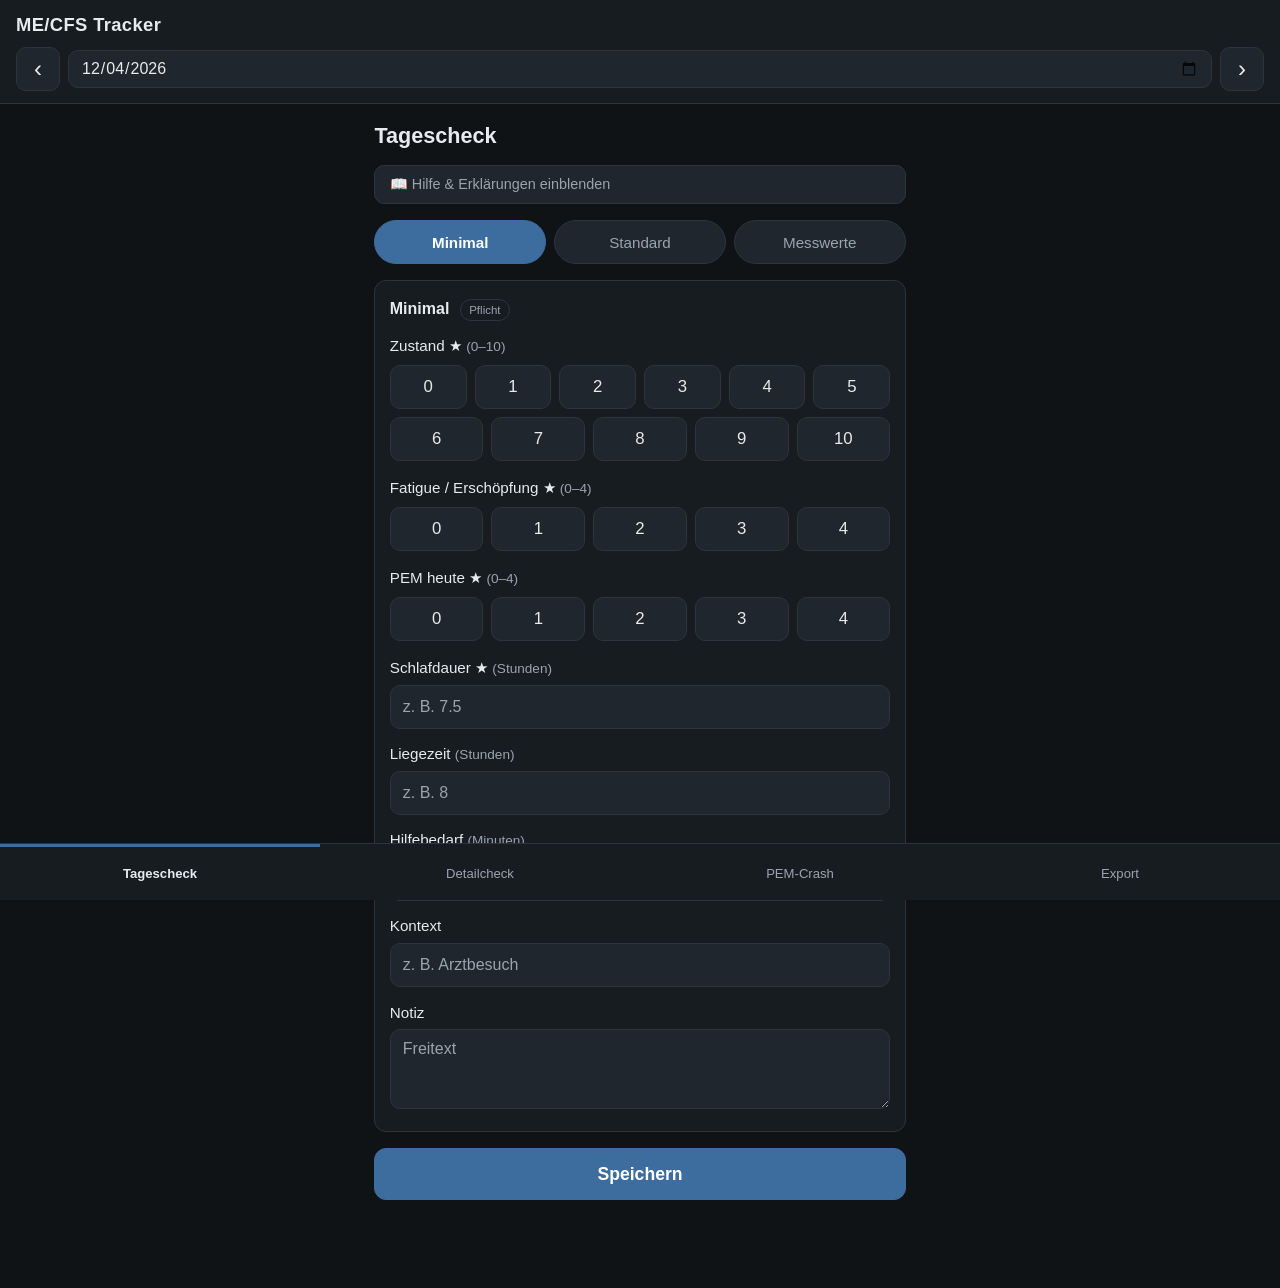
<file: index.html>
<!DOCTYPE html>
<html lang="de">
<head>
  <meta charset="UTF-8">
  <meta name="viewport" content="width=device-width, initial-scale=1.0, viewport-fit=cover">
  <meta name="theme-color" content="#101316">
  <meta name="app-version" content="v9.4.1">
  <meta name="description" content="ME/CFS Symptom-Tracker – offlinefähige PWA zur täglichen Dokumentation">
  <title>ME/CFS Symptom-Tracker</title>
  <link rel="stylesheet" href="style.css">
  <link rel="manifest" href="manifest.json">
  <link rel="icon" type="image/svg+xml" href="icon.svg">
  <link rel="apple-touch-icon" href="icons/icon-192.png">
  <meta name="apple-mobile-web-app-capable" content="yes">
  <meta name="apple-mobile-web-app-status-bar-style" content="black">
  <meta name="apple-mobile-web-app-title" content="ME/CFS Tracker">
</head>
<body>
  <div id="save-status" class="sr-only" aria-live="polite"></div>

  <header class="app-header">
    <h1 class="app-title">ME/CFS Tracker</h1>
    <div class="date-nav">
      <button type="button" id="btn-prev-day" class="date-nav-btn" aria-label="Vorheriger Tag">‹</button>
      <input type="date" id="date-picker" class="app-date-picker date-nav-input">
      <button type="button" id="btn-next-day" class="date-nav-btn" aria-label="Nächster Tag">›</button>
    </div>
  </header>

  <main class="app-main">

    <!-- ===================== TAGESCHECK ===================== -->
    <section id="view-tagescheck" class="view is-active">
      <h2 class="view-title">Tagescheck</h2>

      <details class="help-box">
        <summary class="help-summary">📖 Hilfe & Erklärungen einblenden</summary>
        <div class="help-content">
          <p><strong>Die 0-4 Skala:</strong> 0 = Nicht vorhanden, 1 = Leicht (kaum Einschränkung), 2 = Mittel (Pause nötig), 3 = Schwer (stark reduziert), 4 = Sehr schwer (Aktivität unmöglich).</p>
          <p><strong>Ausnahmen:</strong> Beim Zustand (0-10) und der Bell-Skala (0-100) bedeuten <em>höhere</em> Werte einen <em>besseren</em> Zustand (volle Energie).</p>
          <p><strong>Fatigue vs. PEM:</strong> <em>Fatigue</em> ist die bleierne Grunderschöpfung. <em>PEM</em> (Post-Exertional Malaise) ist der Absturz nach einer physischen oder kognitiven Überlastung.</p>
          <p><strong>★:</strong> Diese Werte fließen in die Crash-Risiko-Einschätzung der Auswertungs-App ein.</p>
        </div>
      </details>

      <div class="pem-tabs">
        <button type="button" id="tab-tagescheck-minimal" class="pem-tab is-active">Minimal</button>
        <button type="button" id="tab-tagescheck-standard" class="pem-tab">Standard</button>
        <button type="button" id="tab-tagescheck-messwerte" class="pem-tab">Messwerte</button>
      </div>

      <div id="tagescheck-minimal-view">
      <div class="block">
        <h3 class="block-title">Minimal <span class="block-badge">Pflicht</span></h3>

        <fieldset class="scale-group">
          <legend>Zustand <span class="risk-star">★</span> <span class="scale-hint">(0–10)</span></legend>
          <div class="scale-rows">
            <div class="scale-options">
              <label class="scale-option"><input type="radio" name="zustand_0_10" value="0"><span>0</span></label>
              <label class="scale-option"><input type="radio" name="zustand_0_10" value="1"><span>1</span></label>
              <label class="scale-option"><input type="radio" name="zustand_0_10" value="2"><span>2</span></label>
              <label class="scale-option"><input type="radio" name="zustand_0_10" value="3"><span>3</span></label>
              <label class="scale-option"><input type="radio" name="zustand_0_10" value="4"><span>4</span></label>
              <label class="scale-option"><input type="radio" name="zustand_0_10" value="5"><span>5</span></label>
            </div>
            <div class="scale-options">
              <label class="scale-option"><input type="radio" name="zustand_0_10" value="6"><span>6</span></label>
              <label class="scale-option"><input type="radio" name="zustand_0_10" value="7"><span>7</span></label>
              <label class="scale-option"><input type="radio" name="zustand_0_10" value="8"><span>8</span></label>
              <label class="scale-option"><input type="radio" name="zustand_0_10" value="9"><span>9</span></label>
              <label class="scale-option"><input type="radio" name="zustand_0_10" value="10"><span>10</span></label>
            </div>
          </div>
        </fieldset>

        <fieldset class="scale-group">
          <legend>Fatigue / Erschöpfung <span class="risk-star">★</span> <span class="scale-hint">(0–4)</span></legend>
          <div class="scale-options">
            <label class="scale-option"><input type="radio" name="fatigue_0_4" value="0"><span>0</span></label>
            <label class="scale-option"><input type="radio" name="fatigue_0_4" value="1"><span>1</span></label>
            <label class="scale-option"><input type="radio" name="fatigue_0_4" value="2"><span>2</span></label>
            <label class="scale-option"><input type="radio" name="fatigue_0_4" value="3"><span>3</span></label>
            <label class="scale-option"><input type="radio" name="fatigue_0_4" value="4"><span>4</span></label>
          </div>
        </fieldset>

        <fieldset class="scale-group">
          <legend>PEM heute <span class="risk-star">★</span> <span class="scale-hint">(0–4)</span></legend>
          <div class="scale-options">
            <label class="scale-option"><input type="radio" name="pem_heute_0_4" value="0"><span>0</span></label>
            <label class="scale-option"><input type="radio" name="pem_heute_0_4" value="1"><span>1</span></label>
            <label class="scale-option"><input type="radio" name="pem_heute_0_4" value="2"><span>2</span></label>
            <label class="scale-option"><input type="radio" name="pem_heute_0_4" value="3"><span>3</span></label>
            <label class="scale-option"><input type="radio" name="pem_heute_0_4" value="4"><span>4</span></label>
          </div>
        </fieldset>

        <div class="field">
          <label class="field-label" for="schlafdauer_h">Schlafdauer <span class="risk-star">★</span> <span class="field-unit">(Stunden)</span></label>
          <input class="field-input" type="number" id="schlafdauer_h" name="schlafdauer_h" inputmode="decimal" step="0.25" min="0" max="24" placeholder="z. B. 7.5" autocomplete="off">
        </div>

        <div class="field">
          <label class="field-label" for="liegezeit_h">Liegezeit <span class="field-unit">(Stunden)</span></label>
          <input class="field-input" type="number" id="liegezeit_h" name="liegezeit_h" inputmode="decimal" step="0.5" min="0" max="24" placeholder="z. B. 8" autocomplete="off">
        </div>

        <div class="field">
          <label class="field-label" for="hilfebedarf_min">Hilfebedarf <span class="field-unit">(Minuten)</span></label>
          <input class="field-input" type="number" id="hilfebedarf_min" name="hilfebedarf_min" inputmode="numeric" step="1" min="0" placeholder="z. B. 30" autocomplete="off">
        </div>

        <div class="field">
          <label class="field-label" for="kontext">Kontext</label>
          <input class="field-input" type="text" id="kontext" name="kontext" placeholder="z. B. Arztbesuch" autocomplete="off">
        </div>

        <div class="field">
          <label class="field-label" for="notiz">Notiz</label>
          <textarea class="field-input field-input--textarea" id="notiz" name="notiz" rows="3" placeholder="Freitext" autocomplete="off"></textarea>
        </div>
      </div>
      </div>

      <div id="tagescheck-standard-view" style="display: none;">
      <div class="block">
        <h3 class="block-title">Standard <span class="block-badge">optional</span></h3>

        <fieldset class="scale-group">
          <legend>Schlafqualität <span class="risk-star">★</span> <span class="scale-hint">(0–4)</span></legend>
          <div class="scale-options">
            <label class="scale-option"><input type="radio" name="schlafqualitaet_0_4" value="0"><span>0</span></label>
            <label class="scale-option"><input type="radio" name="schlafqualitaet_0_4" value="1"><span>1</span></label>
            <label class="scale-option"><input type="radio" name="schlafqualitaet_0_4" value="2"><span>2</span></label>
            <label class="scale-option"><input type="radio" name="schlafqualitaet_0_4" value="3"><span>3</span></label>
            <label class="scale-option"><input type="radio" name="schlafqualitaet_0_4" value="4"><span>4</span></label>
          </div>
        </fieldset>

        <fieldset class="scale-group">
          <legend>Belastung körperlich <span class="risk-star">★</span> <span class="scale-hint">(0–4)</span></legend>
          <div class="scale-options">
            <label class="scale-option"><input type="radio" name="belastung_koerperlich_0_4" value="0"><span>0</span></label>
            <label class="scale-option"><input type="radio" name="belastung_koerperlich_0_4" value="1"><span>1</span></label>
            <label class="scale-option"><input type="radio" name="belastung_koerperlich_0_4" value="2"><span>2</span></label>
            <label class="scale-option"><input type="radio" name="belastung_koerperlich_0_4" value="3"><span>3</span></label>
            <label class="scale-option"><input type="radio" name="belastung_koerperlich_0_4" value="4"><span>4</span></label>
          </div>
        </fieldset>

        <fieldset class="scale-group">
          <legend>Belastung kognitiv <span class="risk-star">★</span> <span class="scale-hint">(0–4)</span></legend>
          <div class="scale-options">
            <label class="scale-option"><input type="radio" name="belastung_kognitiv_0_4" value="0"><span>0</span></label>
            <label class="scale-option"><input type="radio" name="belastung_kognitiv_0_4" value="1"><span>1</span></label>
            <label class="scale-option"><input type="radio" name="belastung_kognitiv_0_4" value="2"><span>2</span></label>
            <label class="scale-option"><input type="radio" name="belastung_kognitiv_0_4" value="3"><span>3</span></label>
            <label class="scale-option"><input type="radio" name="belastung_kognitiv_0_4" value="4"><span>4</span></label>
          </div>
        </fieldset>

        <fieldset class="scale-group">
          <legend>Belastung Reize <span class="risk-star">★</span> <span class="scale-hint">(0–4)</span></legend>
          <div class="scale-options">
            <label class="scale-option"><input type="radio" name="belastung_reiz_0_4" value="0"><span>0</span></label>
            <label class="scale-option"><input type="radio" name="belastung_reiz_0_4" value="1"><span>1</span></label>
            <label class="scale-option"><input type="radio" name="belastung_reiz_0_4" value="2"><span>2</span></label>
            <label class="scale-option"><input type="radio" name="belastung_reiz_0_4" value="3"><span>3</span></label>
            <label class="scale-option"><input type="radio" name="belastung_reiz_0_4" value="4"><span>4</span></label>
          </div>
        </fieldset>

        <fieldset class="scale-group">
          <legend>Pacing <span class="scale-hint">(0–4)</span></legend>
          <div class="scale-options">
            <label class="scale-option"><input type="radio" name="pacing_0_4" value="0"><span>0</span></label>
            <label class="scale-option"><input type="radio" name="pacing_0_4" value="1"><span>1</span></label>
            <label class="scale-option"><input type="radio" name="pacing_0_4" value="2"><span>2</span></label>
            <label class="scale-option"><input type="radio" name="pacing_0_4" value="3"><span>3</span></label>
            <label class="scale-option"><input type="radio" name="pacing_0_4" value="4"><span>4</span></label>
          </div>
        </fieldset>

        <fieldset class="scale-group">
          <legend>Arbeitsfähigkeit <span class="scale-hint">(0–4)</span></legend>
          <div class="scale-options">
            <label class="scale-option"><input type="radio" name="arbeitsfaehigkeit_0_4" value="0"><span>0</span></label>
            <label class="scale-option"><input type="radio" name="arbeitsfaehigkeit_0_4" value="1"><span>1</span></label>
            <label class="scale-option"><input type="radio" name="arbeitsfaehigkeit_0_4" value="2"><span>2</span></label>
            <label class="scale-option"><input type="radio" name="arbeitsfaehigkeit_0_4" value="3"><span>3</span></label>
            <label class="scale-option"><input type="radio" name="arbeitsfaehigkeit_0_4" value="4"><span>4</span></label>
          </div>
        </fieldset>

        <fieldset class="scale-group">
          <legend>Teilhabe <span class="scale-hint">(0–4)</span></legend>
          <div class="scale-options">
            <label class="scale-option"><input type="radio" name="teilhabe_0_4" value="0"><span>0</span></label>
            <label class="scale-option"><input type="radio" name="teilhabe_0_4" value="1"><span>1</span></label>
            <label class="scale-option"><input type="radio" name="teilhabe_0_4" value="2"><span>2</span></label>
            <label class="scale-option"><input type="radio" name="teilhabe_0_4" value="3"><span>3</span></label>
            <label class="scale-option"><input type="radio" name="teilhabe_0_4" value="4"><span>4</span></label>
          </div>
        </fieldset>

        <div class="field">
          <label class="field-label" for="bell_0_100">Bell-Selbsteinschätzung <span class="risk-star">★</span> <span class="field-unit">(0–100)</span></label>
          <input class="field-input" type="number" id="bell_0_100" name="bell_0_100" inputmode="numeric" step="10" min="0" max="100" placeholder="z. B. 30" autocomplete="off">
        </div>
      </div>
      </div>

      <div id="tagescheck-messwerte-view" style="display: none;">
      <div class="block">
        <h3 class="block-title">Messwerte <span class="block-badge">optional</span></h3>

        <div class="field">
          <label class="field-label" for="puls_ruhe">Ruhepuls <span class="risk-star">★</span> <span class="field-unit">(bpm)</span></label>
          <input class="field-input" type="number" id="puls_ruhe" name="puls_ruhe" inputmode="numeric" step="1" min="0" max="250" placeholder="z. B. 68, morgens" autocomplete="off">
        </div>

        <div class="field">
          <label class="field-label" for="hrv">Herzfrequenz-Variabilität (HRV) <span class="risk-star">★</span> <span class="field-unit">(ms)</span></label>
          <input class="field-input" type="number" id="hrv" name="hrv" inputmode="decimal" step="0.1" min="0" placeholder="z. B. 42" autocomplete="off">
        </div>

        <div class="field">
          <label class="field-label" for="schritte">Schritte</label>
          <input class="field-input" type="number" id="schritte" name="schritte" inputmode="numeric" step="1" min="0" placeholder="z. B. 3000" autocomplete="off">
        </div>

        <div class="field">
          <label class="field-label" for="puls_avg">Puls Durchschnitt <span class="field-unit">(bpm)</span></label>
          <input class="field-input" type="number" id="puls_avg" name="puls_avg" inputmode="numeric" step="1" min="0" max="250" placeholder="z. B. 78" autocomplete="off">
        </div>

        <div class="field">
          <label class="field-label" for="puls_max">Puls Maximum <span class="field-unit">(bpm)</span></label>
          <input class="field-input" type="number" id="puls_max" name="puls_max" inputmode="numeric" step="1" min="0" max="250" placeholder="z. B. 120" autocomplete="off">
        </div>

        <div class="field">
          <label class="field-label" for="spo2">Sauerstoffsättigung (SpO₂) <span class="field-unit">(%)</span></label>
          <input class="field-input" type="number" id="spo2" name="spo2" inputmode="numeric" step="1" min="0" max="100" placeholder="z. B. 97" autocomplete="off">
        </div>

        <div class="field">
          <label class="field-label" for="atemfrequenz">Atemfrequenz <span class="field-unit">(1/min)</span></label>
          <input class="field-input" type="number" id="atemfrequenz" name="atemfrequenz" inputmode="numeric" step="1" min="0" max="60" placeholder="z. B. 14" autocomplete="off">
        </div>

        <div class="field">
          <label class="field-label" for="temperatur">Körpertemperatur <span class="field-unit">(°C)</span></label>
          <input class="field-input" type="number" id="temperatur" name="temperatur" inputmode="decimal" step="0.1" min="0" max="45" placeholder="z. B. 36.6" autocomplete="off">
        </div>

        <div class="field">
          <label class="field-label" for="blutdruck_sys">Blutdruck systolisch <span class="field-unit">(mmHg)</span></label>
          <input class="field-input" type="number" id="blutdruck_sys" name="blutdruck_sys" inputmode="numeric" step="1" min="0" max="300" placeholder="z. B. 120" autocomplete="off">
        </div>

        <div class="field">
          <label class="field-label" for="blutdruck_dia">Blutdruck diastolisch <span class="field-unit">(mmHg)</span></label>
          <input class="field-input" type="number" id="blutdruck_dia" name="blutdruck_dia" inputmode="numeric" step="1" min="0" max="200" placeholder="z. B. 80" autocomplete="off">
        </div>

        <div class="field">
          <label class="field-label" for="gewicht">Gewicht <span class="field-unit">(kg)</span></label>
          <input class="field-input" type="number" id="gewicht" name="gewicht" inputmode="decimal" step="0.1" min="0" max="500" placeholder="z. B. 72.5" autocomplete="off">
        </div>
      </div>
      </div>

      <button type="button" class="btn-save" id="btn-save-tagescheck">Speichern</button>
    </section>

    <!-- ===================== PEM-CRASH ===================== -->
    <section id="view-pem-crash" class="view">
      <h2 class="view-title">PEM-Crash</h2>

      <details class="help-box">
        <summary class="help-summary">📖 Hilfe zur Crash-Dokumentation</summary>
        <div class="help-content">
          <p><strong>Das Akut-Prinzip:</strong> Dieser Tab ist kein normales Tagebuch, sondern ein Notfall-Logbuch.</p>
          <p><strong>1. Im Crash (Akut):</strong> Drücke am Tag des Crash-Beginns nur den "Crash-Beginn jetzt eintragen"-Button. Trage optional ein kurzes Stichwort zum Auslöser ein. Speichern und Handy weglegen.</p>
          <p><strong>2. Nach dem Crash (Auswertung):</strong> Wenn sich der Nebel Tage später lichtet, nutze den Datums-Wähler ganz oben, um zum Tag des Crashs zurückzureisen. Wechsle auf den Tab "Auswertung" und trage in Ruhe das Belastungsdatum, die Dauer und die Symptomzunahmen nach.</p>
        </div>
      </details>

      <div class="pem-tabs">
        <button type="button" id="tab-pem-ausloeser" class="pem-tab is-active">Akut</button>
        <button type="button" id="tab-pem-verlauf" class="pem-tab">Auswertung</button>
      </div>

      <div id="pem-ausloeser-view">
        <div class="block">
          <button type="button" id="btn-akut-time" class="btn-save" style="margin-bottom: 1rem; background: var(--bg-input); border-color: var(--border); color: var(--text);">⚡ Crash-Beginn jetzt eintragen</button>

          <div class="field">
            <label class="field-label" for="pem_ausloeser">Uhrzeit &amp; Kurznotiz (Vermuteter Auslöser)</label>
            <input class="field-input" type="text" id="pem_ausloeser" name="pem_ausloeser" placeholder="z. B. Spaziergang, Arztbesuch" autocomplete="off">
          </div>
        </div>
      </div>

      <div id="pem-verlauf-view" style="display: none;">
        <div class="block">
          <div class="field">
            <label class="field-label" for="pem_belastungsdatum">Datum der vermuteten Belastung</label>
            <input class="field-input" type="date" id="pem_belastungsdatum" name="pem_belastungsdatum" autocomplete="off">
          </div>

          <div class="field">
            <label class="field-label" for="pem_verzoegerung_h">Verzögerung bis Crash <span class="field-unit">(Stunden)</span></label>
            <input class="field-input" type="number" id="pem_verzoegerung_h" name="pem_verzoegerung_h" inputmode="numeric" step="1" min="0" placeholder="z. B. 24" autocomplete="off">
          </div>
        </div>

        <div class="block">
          <div class="field">
            <label class="field-label" for="pem_dauer_h">Bisherige Dauer <span class="field-unit">(Stunden)</span></label>
            <input class="field-input" type="number" id="pem_dauer_h" name="pem_dauer_h" inputmode="numeric" step="1" min="0" placeholder="z. B. 36" autocomplete="off">
          </div>
        </div>

        <div class="block">
          <h3 class="block-title">Verlauf</h3>

          <fieldset class="scale-group">
            <legend>Gesamtschwere <span class="scale-hint">(0–4)</span></legend>
            <div class="scale-options">
              <label class="scale-option"><input type="radio" name="pem_gesamt_0_4" value="0"><span>0</span></label>
              <label class="scale-option"><input type="radio" name="pem_gesamt_0_4" value="1"><span>1</span></label>
              <label class="scale-option"><input type="radio" name="pem_gesamt_0_4" value="2"><span>2</span></label>
              <label class="scale-option"><input type="radio" name="pem_gesamt_0_4" value="3"><span>3</span></label>
              <label class="scale-option"><input type="radio" name="pem_gesamt_0_4" value="4"><span>4</span></label>
            </div>
          </fieldset>

          <fieldset class="scale-group">
            <legend>Erholungsdauer gefühlt <span class="scale-hint">(0–4)</span></legend>
            <div class="scale-options">
              <label class="scale-option"><input type="radio" name="pem_erholung_0_4" value="0"><span>0</span></label>
              <label class="scale-option"><input type="radio" name="pem_erholung_0_4" value="1"><span>1</span></label>
              <label class="scale-option"><input type="radio" name="pem_erholung_0_4" value="2"><span>2</span></label>
              <label class="scale-option"><input type="radio" name="pem_erholung_0_4" value="3"><span>3</span></label>
              <label class="scale-option"><input type="radio" name="pem_erholung_0_4" value="4"><span>4</span></label>
            </div>
          </fieldset>

          <fieldset class="scale-group">
            <legend>Zunahme: Fatigue <span class="scale-hint">(0–4)</span></legend>
            <div class="scale-options">
              <label class="scale-option"><input type="radio" name="pem_fatigue_0_4" value="0"><span>0</span></label>
              <label class="scale-option"><input type="radio" name="pem_fatigue_0_4" value="1"><span>1</span></label>
              <label class="scale-option"><input type="radio" name="pem_fatigue_0_4" value="2"><span>2</span></label>
              <label class="scale-option"><input type="radio" name="pem_fatigue_0_4" value="3"><span>3</span></label>
              <label class="scale-option"><input type="radio" name="pem_fatigue_0_4" value="4"><span>4</span></label>
            </div>
          </fieldset>

          <fieldset class="scale-group">
            <legend>Zunahme: Kognition/Brain Fog <span class="scale-hint">(0–4)</span></legend>
            <div class="scale-options">
              <label class="scale-option"><input type="radio" name="pem_kognition_0_4" value="0"><span>0</span></label>
              <label class="scale-option"><input type="radio" name="pem_kognition_0_4" value="1"><span>1</span></label>
              <label class="scale-option"><input type="radio" name="pem_kognition_0_4" value="2"><span>2</span></label>
              <label class="scale-option"><input type="radio" name="pem_kognition_0_4" value="3"><span>3</span></label>
              <label class="scale-option"><input type="radio" name="pem_kognition_0_4" value="4"><span>4</span></label>
            </div>
          </fieldset>

          <fieldset class="scale-group">
            <legend>Zunahme: Schmerzen <span class="scale-hint">(0–4)</span></legend>
            <div class="scale-options">
              <label class="scale-option"><input type="radio" name="pem_schmerz_0_4" value="0"><span>0</span></label>
              <label class="scale-option"><input type="radio" name="pem_schmerz_0_4" value="1"><span>1</span></label>
              <label class="scale-option"><input type="radio" name="pem_schmerz_0_4" value="2"><span>2</span></label>
              <label class="scale-option"><input type="radio" name="pem_schmerz_0_4" value="3"><span>3</span></label>
              <label class="scale-option"><input type="radio" name="pem_schmerz_0_4" value="4"><span>4</span></label>
            </div>
          </fieldset>

          <fieldset class="scale-group">
            <legend>Zunahme: Krankheitsgefühl <span class="scale-hint">(0–4)</span></legend>
            <div class="scale-options">
              <label class="scale-option"><input type="radio" name="pem_grippe_0_4" value="0"><span>0</span></label>
              <label class="scale-option"><input type="radio" name="pem_grippe_0_4" value="1"><span>1</span></label>
              <label class="scale-option"><input type="radio" name="pem_grippe_0_4" value="2"><span>2</span></label>
              <label class="scale-option"><input type="radio" name="pem_grippe_0_4" value="3"><span>3</span></label>
              <label class="scale-option"><input type="radio" name="pem_grippe_0_4" value="4"><span>4</span></label>
            </div>
          </fieldset>
        </div>

        <div class="block">
          <div class="field">
            <label class="field-label" for="pem_symptome">Stärkste Symptomzunahme &amp; Funktionsverlust</label>
            <textarea class="field-input field-input--textarea" id="pem_symptome" name="pem_symptome" rows="3" placeholder="Freitext" autocomplete="off"></textarea>
          </div>
        </div>
      </div>

      <button type="button" class="btn-save" id="btn-save-pem">Speichern</button>
    </section>

    <!-- ===================== DETAILCHECK ===================== -->
    <section id="view-detailcheck" class="view">
      <h2 class="view-title">Detailcheck</h2>

      <details class="help-box">
        <summary class="help-summary">📖 Hilfe zum Detailcheck</summary>
        <div class="help-content">
          <p><strong>Nutzung:</strong> Nutze diesen Tab an guten Tagen oder vor Arztbesuchen/Gutachten. An schlechten Tagen kannst du ihn komplett ignorieren.</p>
          <p>Alle Felder nutzen die einheitliche Skala (0 = keine Beschwerden, 4 = extreme Beschwerden / völliger Funktionsverlust).</p>
          <p><strong>Basis & Spezifisch:</strong> Detaillierte medizinische Parameter und Begleiterscheinungen (Dysautonomie, MCAS, Neurokognitiv).</p>
          <p><strong>Funktion:</strong> Sehr wichtig für Pflegegeld oder GdB. Bewertet den Grad der Hilfebedürftigkeit im Alltag.</p>
        </div>
      </details>

      <div class="pem-tabs">
        <button type="button" id="tab-detail-basis" class="pem-tab is-active">Basis</button>
        <button type="button" id="tab-detail-spezifisch" class="pem-tab">Spezifisch</button>
        <button type="button" id="tab-detail-funktion" class="pem-tab">Funktion</button>
      </div>

      <div id="detail-basis-view">
      <div class="block">
        <h3 class="block-title">Schmerzen</h3>

        <fieldset class="scale-group">
          <legend>Muskelschmerz <span class="scale-hint">(0–4)</span></legend>
          <div class="scale-options">
            <label class="scale-option"><input type="radio" name="schmerz_muskel" value="0"><span>0</span></label>
            <label class="scale-option"><input type="radio" name="schmerz_muskel" value="1"><span>1</span></label>
            <label class="scale-option"><input type="radio" name="schmerz_muskel" value="2"><span>2</span></label>
            <label class="scale-option"><input type="radio" name="schmerz_muskel" value="3"><span>3</span></label>
            <label class="scale-option"><input type="radio" name="schmerz_muskel" value="4"><span>4</span></label>
          </div>
        </fieldset>

        <fieldset class="scale-group">
          <legend>Gelenkschmerz <span class="scale-hint">(0–4)</span></legend>
          <div class="scale-options">
            <label class="scale-option"><input type="radio" name="schmerz_gelenk" value="0"><span>0</span></label>
            <label class="scale-option"><input type="radio" name="schmerz_gelenk" value="1"><span>1</span></label>
            <label class="scale-option"><input type="radio" name="schmerz_gelenk" value="2"><span>2</span></label>
            <label class="scale-option"><input type="radio" name="schmerz_gelenk" value="3"><span>3</span></label>
            <label class="scale-option"><input type="radio" name="schmerz_gelenk" value="4"><span>4</span></label>
          </div>
        </fieldset>

        <fieldset class="scale-group">
          <legend>Kopfschmerz <span class="scale-hint">(0–4)</span></legend>
          <div class="scale-options">
            <label class="scale-option"><input type="radio" name="schmerz_kopf" value="0"><span>0</span></label>
            <label class="scale-option"><input type="radio" name="schmerz_kopf" value="1"><span>1</span></label>
            <label class="scale-option"><input type="radio" name="schmerz_kopf" value="2"><span>2</span></label>
            <label class="scale-option"><input type="radio" name="schmerz_kopf" value="3"><span>3</span></label>
            <label class="scale-option"><input type="radio" name="schmerz_kopf" value="4"><span>4</span></label>
          </div>
        </fieldset>

        <fieldset class="scale-group">
          <legend>Neuropathisch/Brennend <span class="scale-hint">(0–4)</span></legend>
          <div class="scale-options">
            <label class="scale-option"><input type="radio" name="schmerz_neuro" value="0"><span>0</span></label>
            <label class="scale-option"><input type="radio" name="schmerz_neuro" value="1"><span>1</span></label>
            <label class="scale-option"><input type="radio" name="schmerz_neuro" value="2"><span>2</span></label>
            <label class="scale-option"><input type="radio" name="schmerz_neuro" value="3"><span>3</span></label>
            <label class="scale-option"><input type="radio" name="schmerz_neuro" value="4"><span>4</span></label>
          </div>
        </fieldset>

        <fieldset class="scale-group">
          <legend>Berührungs-/Druckschmerz <span class="scale-hint">(0–4)</span></legend>
          <div class="scale-options">
            <label class="scale-option"><input type="radio" name="schmerz_beruehrung" value="0"><span>0</span></label>
            <label class="scale-option"><input type="radio" name="schmerz_beruehrung" value="1"><span>1</span></label>
            <label class="scale-option"><input type="radio" name="schmerz_beruehrung" value="2"><span>2</span></label>
            <label class="scale-option"><input type="radio" name="schmerz_beruehrung" value="3"><span>3</span></label>
            <label class="scale-option"><input type="radio" name="schmerz_beruehrung" value="4"><span>4</span></label>
          </div>
        </fieldset>
      </div>
      <div class="block">
        <h3 class="block-title">Neurologisch &amp; Kognitiv</h3>

        <fieldset class="scale-group">
          <legend>Konzentration <span class="scale-hint">(0–4)</span></legend>
          <div class="scale-options">
            <label class="scale-option"><input type="radio" name="kognition_konzentration" value="0"><span>0</span></label>
            <label class="scale-option"><input type="radio" name="kognition_konzentration" value="1"><span>1</span></label>
            <label class="scale-option"><input type="radio" name="kognition_konzentration" value="2"><span>2</span></label>
            <label class="scale-option"><input type="radio" name="kognition_konzentration" value="3"><span>3</span></label>
            <label class="scale-option"><input type="radio" name="kognition_konzentration" value="4"><span>4</span></label>
          </div>
        </fieldset>

        <fieldset class="scale-group">
          <legend>Kurzzeitgedächtnis <span class="scale-hint">(0–4)</span></legend>
          <div class="scale-options">
            <label class="scale-option"><input type="radio" name="kognition_gedaechtnis" value="0"><span>0</span></label>
            <label class="scale-option"><input type="radio" name="kognition_gedaechtnis" value="1"><span>1</span></label>
            <label class="scale-option"><input type="radio" name="kognition_gedaechtnis" value="2"><span>2</span></label>
            <label class="scale-option"><input type="radio" name="kognition_gedaechtnis" value="3"><span>3</span></label>
            <label class="scale-option"><input type="radio" name="kognition_gedaechtnis" value="4"><span>4</span></label>
          </div>
        </fieldset>

        <fieldset class="scale-group">
          <legend>Wortfindung/Sprache <span class="scale-hint">(0–4)</span></legend>
          <div class="scale-options">
            <label class="scale-option"><input type="radio" name="kognition_sprache" value="0"><span>0</span></label>
            <label class="scale-option"><input type="radio" name="kognition_sprache" value="1"><span>1</span></label>
            <label class="scale-option"><input type="radio" name="kognition_sprache" value="2"><span>2</span></label>
            <label class="scale-option"><input type="radio" name="kognition_sprache" value="3"><span>3</span></label>
            <label class="scale-option"><input type="radio" name="kognition_sprache" value="4"><span>4</span></label>
          </div>
        </fieldset>

        <fieldset class="scale-group">
          <legend>Bewegungskoordination <span class="scale-hint">(0–4)</span></legend>
          <div class="scale-options">
            <label class="scale-option"><input type="radio" name="kognition_koordination" value="0"><span>0</span></label>
            <label class="scale-option"><input type="radio" name="kognition_koordination" value="1"><span>1</span></label>
            <label class="scale-option"><input type="radio" name="kognition_koordination" value="2"><span>2</span></label>
            <label class="scale-option"><input type="radio" name="kognition_koordination" value="3"><span>3</span></label>
            <label class="scale-option"><input type="radio" name="kognition_koordination" value="4"><span>4</span></label>
          </div>
        </fieldset>

        <fieldset class="scale-group">
          <legend>Lichtempfindlichkeit <span class="scale-hint">(0–4)</span></legend>
          <div class="scale-options">
            <label class="scale-option"><input type="radio" name="reiz_licht" value="0"><span>0</span></label>
            <label class="scale-option"><input type="radio" name="reiz_licht" value="1"><span>1</span></label>
            <label class="scale-option"><input type="radio" name="reiz_licht" value="2"><span>2</span></label>
            <label class="scale-option"><input type="radio" name="reiz_licht" value="3"><span>3</span></label>
            <label class="scale-option"><input type="radio" name="reiz_licht" value="4"><span>4</span></label>
          </div>
        </fieldset>

        <fieldset class="scale-group">
          <legend>Geräuschempfindlichkeit <span class="scale-hint">(0–4)</span></legend>
          <div class="scale-options">
            <label class="scale-option"><input type="radio" name="reiz_geraeusch" value="0"><span>0</span></label>
            <label class="scale-option"><input type="radio" name="reiz_geraeusch" value="1"><span>1</span></label>
            <label class="scale-option"><input type="radio" name="reiz_geraeusch" value="2"><span>2</span></label>
            <label class="scale-option"><input type="radio" name="reiz_geraeusch" value="3"><span>3</span></label>
            <label class="scale-option"><input type="radio" name="reiz_geraeusch" value="4"><span>4</span></label>
          </div>
        </fieldset>
      </div>
      <div class="block">
        <h3 class="block-title">Autonom / Orthostase</h3>

        <fieldset class="scale-group">
          <legend>Schwindel beim Stehen <span class="scale-hint">(0–4)</span></legend>
          <div class="scale-options">
            <label class="scale-option"><input type="radio" name="autonom_schwindel" value="0"><span>0</span></label>
            <label class="scale-option"><input type="radio" name="autonom_schwindel" value="1"><span>1</span></label>
            <label class="scale-option"><input type="radio" name="autonom_schwindel" value="2"><span>2</span></label>
            <label class="scale-option"><input type="radio" name="autonom_schwindel" value="3"><span>3</span></label>
            <label class="scale-option"><input type="radio" name="autonom_schwindel" value="4"><span>4</span></label>
          </div>
        </fieldset>

        <fieldset class="scale-group">
          <legend>Herzrasen/Palpitationen <span class="scale-hint">(0–4)</span></legend>
          <div class="scale-options">
            <label class="scale-option"><input type="radio" name="autonom_herzrasen" value="0"><span>0</span></label>
            <label class="scale-option"><input type="radio" name="autonom_herzrasen" value="1"><span>1</span></label>
            <label class="scale-option"><input type="radio" name="autonom_herzrasen" value="2"><span>2</span></label>
            <label class="scale-option"><input type="radio" name="autonom_herzrasen" value="3"><span>3</span></label>
            <label class="scale-option"><input type="radio" name="autonom_herzrasen" value="4"><span>4</span></label>
          </div>
        </fieldset>

        <fieldset class="scale-group">
          <legend>Atemprobleme/Luftnot <span class="scale-hint">(0–4)</span></legend>
          <div class="scale-options">
            <label class="scale-option"><input type="radio" name="autonom_atem" value="0"><span>0</span></label>
            <label class="scale-option"><input type="radio" name="autonom_atem" value="1"><span>1</span></label>
            <label class="scale-option"><input type="radio" name="autonom_atem" value="2"><span>2</span></label>
            <label class="scale-option"><input type="radio" name="autonom_atem" value="3"><span>3</span></label>
            <label class="scale-option"><input type="radio" name="autonom_atem" value="4"><span>4</span></label>
          </div>
        </fieldset>

        <fieldset class="scale-group">
          <legend>Verdauungsstörung/Reizdarm <span class="scale-hint">(0–4)</span></legend>
          <div class="scale-options">
            <label class="scale-option"><input type="radio" name="autonom_verdauung" value="0"><span>0</span></label>
            <label class="scale-option"><input type="radio" name="autonom_verdauung" value="1"><span>1</span></label>
            <label class="scale-option"><input type="radio" name="autonom_verdauung" value="2"><span>2</span></label>
            <label class="scale-option"><input type="radio" name="autonom_verdauung" value="3"><span>3</span></label>
            <label class="scale-option"><input type="radio" name="autonom_verdauung" value="4"><span>4</span></label>
          </div>
        </fieldset>

        <fieldset class="scale-group">
          <legend>Blasenstörung <span class="scale-hint">(0–4)</span></legend>
          <div class="scale-options">
            <label class="scale-option"><input type="radio" name="autonom_blase" value="0"><span>0</span></label>
            <label class="scale-option"><input type="radio" name="autonom_blase" value="1"><span>1</span></label>
            <label class="scale-option"><input type="radio" name="autonom_blase" value="2"><span>2</span></label>
            <label class="scale-option"><input type="radio" name="autonom_blase" value="3"><span>3</span></label>
            <label class="scale-option"><input type="radio" name="autonom_blase" value="4"><span>4</span></label>
          </div>
        </fieldset>

        <fieldset class="scale-group">
          <legend>Schwitzen/Temperaturregulation <span class="scale-hint">(0–4)</span></legend>
          <div class="scale-options">
            <label class="scale-option"><input type="radio" name="autonom_temperatur" value="0"><span>0</span></label>
            <label class="scale-option"><input type="radio" name="autonom_temperatur" value="1"><span>1</span></label>
            <label class="scale-option"><input type="radio" name="autonom_temperatur" value="2"><span>2</span></label>
            <label class="scale-option"><input type="radio" name="autonom_temperatur" value="3"><span>3</span></label>
            <label class="scale-option"><input type="radio" name="autonom_temperatur" value="4"><span>4</span></label>
          </div>
        </fieldset>
      </div>
      <div class="block">
        <h3 class="block-title">Immunologisch &amp; MCAS</h3>

        <fieldset class="scale-group">
          <legend>Grippeähnliches Gefühl <span class="scale-hint">(0–4)</span></legend>
          <div class="scale-options">
            <label class="scale-option"><input type="radio" name="immun_grippegefuehl" value="0"><span>0</span></label>
            <label class="scale-option"><input type="radio" name="immun_grippegefuehl" value="1"><span>1</span></label>
            <label class="scale-option"><input type="radio" name="immun_grippegefuehl" value="2"><span>2</span></label>
            <label class="scale-option"><input type="radio" name="immun_grippegefuehl" value="3"><span>3</span></label>
            <label class="scale-option"><input type="radio" name="immun_grippegefuehl" value="4"><span>4</span></label>
          </div>
        </fieldset>

        <fieldset class="scale-group">
          <legend>Halsschmerzen / Lymphknoten <span class="scale-hint">(0–4)</span></legend>
          <div class="scale-options">
            <label class="scale-option"><input type="radio" name="immun_hals" value="0"><span>0</span></label>
            <label class="scale-option"><input type="radio" name="immun_hals" value="1"><span>1</span></label>
            <label class="scale-option"><input type="radio" name="immun_hals" value="2"><span>2</span></label>
            <label class="scale-option"><input type="radio" name="immun_hals" value="3"><span>3</span></label>
            <label class="scale-option"><input type="radio" name="immun_hals" value="4"><span>4</span></label>
          </div>
        </fieldset>

        <fieldset class="scale-group">
          <legend>Flush / Juckreiz <span class="scale-hint">(0–4)</span></legend>
          <div class="scale-options">
            <label class="scale-option"><input type="radio" name="mcas_flush" value="0"><span>0</span></label>
            <label class="scale-option"><input type="radio" name="mcas_flush" value="1"><span>1</span></label>
            <label class="scale-option"><input type="radio" name="mcas_flush" value="2"><span>2</span></label>
            <label class="scale-option"><input type="radio" name="mcas_flush" value="3"><span>3</span></label>
            <label class="scale-option"><input type="radio" name="mcas_flush" value="4"><span>4</span></label>
          </div>
        </fieldset>
      </div>

      </div>

      <div id="detail-spezifisch-view" style="display: none;">
        <div class="block">
          <h3 class="block-title">Schlaf</h3>

          <fieldset class="scale-group">
            <legend>Ein-/Durchschlafstörung <span class="scale-hint">(0–4)</span></legend>
            <div class="scale-options">
              <label class="scale-option"><input type="radio" name="schlaf_durchschlaf" value="0"><span>0</span></label>
              <label class="scale-option"><input type="radio" name="schlaf_durchschlaf" value="1"><span>1</span></label>
              <label class="scale-option"><input type="radio" name="schlaf_durchschlaf" value="2"><span>2</span></label>
              <label class="scale-option"><input type="radio" name="schlaf_durchschlaf" value="3"><span>3</span></label>
              <label class="scale-option"><input type="radio" name="schlaf_durchschlaf" value="4"><span>4</span></label>
            </div>
          </fieldset>

          <fieldset class="scale-group">
            <legend>Verschobener Schlafrhythmus <span class="scale-hint">(0–4)</span></legend>
            <div class="scale-options">
              <label class="scale-option"><input type="radio" name="schlaf_rhythmus" value="0"><span>0</span></label>
              <label class="scale-option"><input type="radio" name="schlaf_rhythmus" value="1"><span>1</span></label>
              <label class="scale-option"><input type="radio" name="schlaf_rhythmus" value="2"><span>2</span></label>
              <label class="scale-option"><input type="radio" name="schlaf_rhythmus" value="3"><span>3</span></label>
              <label class="scale-option"><input type="radio" name="schlaf_rhythmus" value="4"><span>4</span></label>
            </div>
          </fieldset>

          <fieldset class="scale-group">
            <legend>Hypersomnie / Schlafbedarf <span class="scale-hint">(0–4)</span></legend>
            <div class="scale-options">
              <label class="scale-option"><input type="radio" name="schlaf_hypersomnie" value="0"><span>0</span></label>
              <label class="scale-option"><input type="radio" name="schlaf_hypersomnie" value="1"><span>1</span></label>
              <label class="scale-option"><input type="radio" name="schlaf_hypersomnie" value="2"><span>2</span></label>
              <label class="scale-option"><input type="radio" name="schlaf_hypersomnie" value="3"><span>3</span></label>
              <label class="scale-option"><input type="radio" name="schlaf_hypersomnie" value="4"><span>4</span></label>
            </div>
          </fieldset>
        </div>

        <div class="block">
          <h3 class="block-title">Kognitiv</h3>

          <fieldset class="scale-group">
            <legend>Info-Verarbeitung verlangsamt <span class="scale-hint">(0–4)</span></legend>
            <div class="scale-options">
              <label class="scale-option"><input type="radio" name="kognition_verlangsamt" value="0"><span>0</span></label>
              <label class="scale-option"><input type="radio" name="kognition_verlangsamt" value="1"><span>1</span></label>
              <label class="scale-option"><input type="radio" name="kognition_verlangsamt" value="2"><span>2</span></label>
              <label class="scale-option"><input type="radio" name="kognition_verlangsamt" value="3"><span>3</span></label>
              <label class="scale-option"><input type="radio" name="kognition_verlangsamt" value="4"><span>4</span></label>
            </div>
          </fieldset>

          <fieldset class="scale-group">
            <legend>Multitasking <span class="scale-hint">(0–4)</span></legend>
            <div class="scale-options">
              <label class="scale-option"><input type="radio" name="kognition_multitasking" value="0"><span>0</span></label>
              <label class="scale-option"><input type="radio" name="kognition_multitasking" value="1"><span>1</span></label>
              <label class="scale-option"><input type="radio" name="kognition_multitasking" value="2"><span>2</span></label>
              <label class="scale-option"><input type="radio" name="kognition_multitasking" value="3"><span>3</span></label>
              <label class="scale-option"><input type="radio" name="kognition_multitasking" value="4"><span>4</span></label>
            </div>
          </fieldset>

          <fieldset class="scale-group">
            <legend>Desorientierung/Verwirrtheit <span class="scale-hint">(0–4)</span></legend>
            <div class="scale-options">
              <label class="scale-option"><input type="radio" name="kognition_desorientierung" value="0"><span>0</span></label>
              <label class="scale-option"><input type="radio" name="kognition_desorientierung" value="1"><span>1</span></label>
              <label class="scale-option"><input type="radio" name="kognition_desorientierung" value="2"><span>2</span></label>
              <label class="scale-option"><input type="radio" name="kognition_desorientierung" value="3"><span>3</span></label>
              <label class="scale-option"><input type="radio" name="kognition_desorientierung" value="4"><span>4</span></label>
            </div>
          </fieldset>
        </div>
        <div class="block">
          <h3 class="block-title">Reize &amp; Autonom</h3>

          <fieldset class="scale-group">
            <legend>Geruchs-/Berührungsempfindlichkeit <span class="scale-hint">(0–4)</span></legend>
            <div class="scale-options">
              <label class="scale-option"><input type="radio" name="reiz_geruch" value="0"><span>0</span></label>
              <label class="scale-option"><input type="radio" name="reiz_geruch" value="1"><span>1</span></label>
              <label class="scale-option"><input type="radio" name="reiz_geruch" value="2"><span>2</span></label>
              <label class="scale-option"><input type="radio" name="reiz_geruch" value="3"><span>3</span></label>
              <label class="scale-option"><input type="radio" name="reiz_geruch" value="4"><span>4</span></label>
            </div>
          </fieldset>

          <fieldset class="scale-group">
            <legend>Benommenheit/Präsynkope <span class="scale-hint">(0–4)</span></legend>
            <div class="scale-options">
              <label class="scale-option"><input type="radio" name="autonom_praesynkope" value="0"><span>0</span></label>
              <label class="scale-option"><input type="radio" name="autonom_praesynkope" value="1"><span>1</span></label>
              <label class="scale-option"><input type="radio" name="autonom_praesynkope" value="2"><span>2</span></label>
              <label class="scale-option"><input type="radio" name="autonom_praesynkope" value="3"><span>3</span></label>
              <label class="scale-option"><input type="radio" name="autonom_praesynkope" value="4"><span>4</span></label>
            </div>
          </fieldset>

          <fieldset class="scale-group">
            <legend>Synkope <span class="scale-hint">(0–4)</span></legend>
            <div class="scale-options">
              <label class="scale-option"><input type="radio" name="autonom_synkope" value="0"><span>0</span></label>
              <label class="scale-option"><input type="radio" name="autonom_synkope" value="1"><span>1</span></label>
              <label class="scale-option"><input type="radio" name="autonom_synkope" value="2"><span>2</span></label>
              <label class="scale-option"><input type="radio" name="autonom_synkope" value="3"><span>3</span></label>
              <label class="scale-option"><input type="radio" name="autonom_synkope" value="4"><span>4</span></label>
            </div>
          </fieldset>

          <fieldset class="scale-group">
            <legend>Stehintoleranz <span class="scale-hint">(0–4)</span></legend>
            <div class="scale-options">
              <label class="scale-option"><input type="radio" name="autonom_stehintoleranz" value="0"><span>0</span></label>
              <label class="scale-option"><input type="radio" name="autonom_stehintoleranz" value="1"><span>1</span></label>
              <label class="scale-option"><input type="radio" name="autonom_stehintoleranz" value="2"><span>2</span></label>
              <label class="scale-option"><input type="radio" name="autonom_stehintoleranz" value="3"><span>3</span></label>
              <label class="scale-option"><input type="radio" name="autonom_stehintoleranz" value="4"><span>4</span></label>
            </div>
          </fieldset>
        </div>
        <div class="block">
          <h3 class="block-title">Neuroendokrin</h3>

          <fieldset class="scale-group">
            <legend>Hitzeintoleranz <span class="scale-hint">(0–4)</span></legend>
            <div class="scale-options">
              <label class="scale-option"><input type="radio" name="neuroendokrin_hitze" value="0"><span>0</span></label>
              <label class="scale-option"><input type="radio" name="neuroendokrin_hitze" value="1"><span>1</span></label>
              <label class="scale-option"><input type="radio" name="neuroendokrin_hitze" value="2"><span>2</span></label>
              <label class="scale-option"><input type="radio" name="neuroendokrin_hitze" value="3"><span>3</span></label>
              <label class="scale-option"><input type="radio" name="neuroendokrin_hitze" value="4"><span>4</span></label>
            </div>
          </fieldset>

          <fieldset class="scale-group">
            <legend>Kälteintoleranz <span class="scale-hint">(0–4)</span></legend>
            <div class="scale-options">
              <label class="scale-option"><input type="radio" name="neuroendokrin_kaelte" value="0"><span>0</span></label>
              <label class="scale-option"><input type="radio" name="neuroendokrin_kaelte" value="1"><span>1</span></label>
              <label class="scale-option"><input type="radio" name="neuroendokrin_kaelte" value="2"><span>2</span></label>
              <label class="scale-option"><input type="radio" name="neuroendokrin_kaelte" value="3"><span>3</span></label>
              <label class="scale-option"><input type="radio" name="neuroendokrin_kaelte" value="4"><span>4</span></label>
            </div>
          </fieldset>

          <fieldset class="scale-group">
            <legend>Appetit-/Gewichtsveränderung <span class="scale-hint">(0–4)</span></legend>
            <div class="scale-options">
              <label class="scale-option"><input type="radio" name="neuroendokrin_appetit" value="0"><span>0</span></label>
              <label class="scale-option"><input type="radio" name="neuroendokrin_appetit" value="1"><span>1</span></label>
              <label class="scale-option"><input type="radio" name="neuroendokrin_appetit" value="2"><span>2</span></label>
              <label class="scale-option"><input type="radio" name="neuroendokrin_appetit" value="3"><span>3</span></label>
              <label class="scale-option"><input type="radio" name="neuroendokrin_appetit" value="4"><span>4</span></label>
            </div>
          </fieldset>

          <fieldset class="scale-group">
            <legend>Stressintoleranz <span class="scale-hint">(0–4)</span></legend>
            <div class="scale-options">
              <label class="scale-option"><input type="radio" name="neuroendokrin_stress" value="0"><span>0</span></label>
              <label class="scale-option"><input type="radio" name="neuroendokrin_stress" value="1"><span>1</span></label>
              <label class="scale-option"><input type="radio" name="neuroendokrin_stress" value="2"><span>2</span></label>
              <label class="scale-option"><input type="radio" name="neuroendokrin_stress" value="3"><span>3</span></label>
              <label class="scale-option"><input type="radio" name="neuroendokrin_stress" value="4"><span>4</span></label>
            </div>
          </fieldset>
        </div>
        <div class="block">
          <h3 class="block-title">Immun &amp; Allergien</h3>

          <fieldset class="scale-group">
            <legend>Fiebergefühl <span class="scale-hint">(0–4)</span></legend>
            <div class="scale-options">
              <label class="scale-option"><input type="radio" name="immun_fieber" value="0"><span>0</span></label>
              <label class="scale-option"><input type="radio" name="immun_fieber" value="1"><span>1</span></label>
              <label class="scale-option"><input type="radio" name="immun_fieber" value="2"><span>2</span></label>
              <label class="scale-option"><input type="radio" name="immun_fieber" value="3"><span>3</span></label>
              <label class="scale-option"><input type="radio" name="immun_fieber" value="4"><span>4</span></label>
            </div>
          </fieldset>

          <fieldset class="scale-group">
            <legend>Neue Allergie <span class="scale-hint">(0–4)</span></legend>
            <div class="scale-options">
              <label class="scale-option"><input type="radio" name="immun_allergie" value="0"><span>0</span></label>
              <label class="scale-option"><input type="radio" name="immun_allergie" value="1"><span>1</span></label>
              <label class="scale-option"><input type="radio" name="immun_allergie" value="2"><span>2</span></label>
              <label class="scale-option"><input type="radio" name="immun_allergie" value="3"><span>3</span></label>
              <label class="scale-option"><input type="radio" name="immun_allergie" value="4"><span>4</span></label>
            </div>
          </fieldset>
        </div>

        <div class="block">
          <h3 class="block-title">MCAS / Magen-Darm</h3>

          <fieldset class="scale-group">
            <legend>Übelkeit <span class="scale-hint">(0–4)</span></legend>
            <div class="scale-options">
              <label class="scale-option"><input type="radio" name="mcas_uebelkeit" value="0"><span>0</span></label>
              <label class="scale-option"><input type="radio" name="mcas_uebelkeit" value="1"><span>1</span></label>
              <label class="scale-option"><input type="radio" name="mcas_uebelkeit" value="2"><span>2</span></label>
              <label class="scale-option"><input type="radio" name="mcas_uebelkeit" value="3"><span>3</span></label>
              <label class="scale-option"><input type="radio" name="mcas_uebelkeit" value="4"><span>4</span></label>
            </div>
          </fieldset>

          <fieldset class="scale-group">
            <legend>Bauchschmerz/Blähung <span class="scale-hint">(0–4)</span></legend>
            <div class="scale-options">
              <label class="scale-option"><input type="radio" name="mcas_bauchschmerz" value="0"><span>0</span></label>
              <label class="scale-option"><input type="radio" name="mcas_bauchschmerz" value="1"><span>1</span></label>
              <label class="scale-option"><input type="radio" name="mcas_bauchschmerz" value="2"><span>2</span></label>
              <label class="scale-option"><input type="radio" name="mcas_bauchschmerz" value="3"><span>3</span></label>
              <label class="scale-option"><input type="radio" name="mcas_bauchschmerz" value="4"><span>4</span></label>
            </div>
          </fieldset>

          <fieldset class="scale-group">
            <legend>Durchfall/Verstopfung <span class="scale-hint">(0–4)</span></legend>
            <div class="scale-options">
              <label class="scale-option"><input type="radio" name="mcas_durchfall" value="0"><span>0</span></label>
              <label class="scale-option"><input type="radio" name="mcas_durchfall" value="1"><span>1</span></label>
              <label class="scale-option"><input type="radio" name="mcas_durchfall" value="2"><span>2</span></label>
              <label class="scale-option"><input type="radio" name="mcas_durchfall" value="3"><span>3</span></label>
              <label class="scale-option"><input type="radio" name="mcas_durchfall" value="4"><span>4</span></label>
            </div>
          </fieldset>

          <fieldset class="scale-group">
            <legend>Nahrungsunverträglichkeit <span class="scale-hint">(0–4)</span></legend>
            <div class="scale-options">
              <label class="scale-option"><input type="radio" name="mcas_nahrung" value="0"><span>0</span></label>
              <label class="scale-option"><input type="radio" name="mcas_nahrung" value="1"><span>1</span></label>
              <label class="scale-option"><input type="radio" name="mcas_nahrung" value="2"><span>2</span></label>
              <label class="scale-option"><input type="radio" name="mcas_nahrung" value="3"><span>3</span></label>
              <label class="scale-option"><input type="radio" name="mcas_nahrung" value="4"><span>4</span></label>
            </div>
          </fieldset>

          <fieldset class="scale-group">
            <legend>Medikamentenüberempfindlichkeit <span class="scale-hint">(0–4)</span></legend>
            <div class="scale-options">
              <label class="scale-option"><input type="radio" name="mcas_medikament" value="0"><span>0</span></label>
              <label class="scale-option"><input type="radio" name="mcas_medikament" value="1"><span>1</span></label>
              <label class="scale-option"><input type="radio" name="mcas_medikament" value="2"><span>2</span></label>
              <label class="scale-option"><input type="radio" name="mcas_medikament" value="3"><span>3</span></label>
              <label class="scale-option"><input type="radio" name="mcas_medikament" value="4"><span>4</span></label>
            </div>
          </fieldset>
        </div>
      </div>

      <div id="detail-funktion-view" style="display: none;">
        <div class="block">
          <h3 class="block-title">Alltagsfunktionen beeinträchtigt</h3>

          <fieldset class="scale-group">
            <legend>Körperpflege <span class="scale-hint">(0–4)</span></legend>
            <div class="scale-options">
              <label class="scale-option"><input type="radio" name="funktion_koerperpflege" value="0"><span>0</span></label>
              <label class="scale-option"><input type="radio" name="funktion_koerperpflege" value="1"><span>1</span></label>
              <label class="scale-option"><input type="radio" name="funktion_koerperpflege" value="2"><span>2</span></label>
              <label class="scale-option"><input type="radio" name="funktion_koerperpflege" value="3"><span>3</span></label>
              <label class="scale-option"><input type="radio" name="funktion_koerperpflege" value="4"><span>4</span></label>
            </div>
          </fieldset>

          <fieldset class="scale-group">
            <legend>Anziehen <span class="scale-hint">(0–4)</span></legend>
            <div class="scale-options">
              <label class="scale-option"><input type="radio" name="funktion_anziehen" value="0"><span>0</span></label>
              <label class="scale-option"><input type="radio" name="funktion_anziehen" value="1"><span>1</span></label>
              <label class="scale-option"><input type="radio" name="funktion_anziehen" value="2"><span>2</span></label>
              <label class="scale-option"><input type="radio" name="funktion_anziehen" value="3"><span>3</span></label>
              <label class="scale-option"><input type="radio" name="funktion_anziehen" value="4"><span>4</span></label>
            </div>
          </fieldset>

          <fieldset class="scale-group">
            <legend>Essen/Trinken zubereiten <span class="scale-hint">(0–4)</span></legend>
            <div class="scale-options">
              <label class="scale-option"><input type="radio" name="funktion_essen" value="0"><span>0</span></label>
              <label class="scale-option"><input type="radio" name="funktion_essen" value="1"><span>1</span></label>
              <label class="scale-option"><input type="radio" name="funktion_essen" value="2"><span>2</span></label>
              <label class="scale-option"><input type="radio" name="funktion_essen" value="3"><span>3</span></label>
              <label class="scale-option"><input type="radio" name="funktion_essen" value="4"><span>4</span></label>
            </div>
          </fieldset>

          <fieldset class="scale-group">
            <legend>Gehen/Bewegung <span class="scale-hint">(0–4)</span></legend>
            <div class="scale-options">
              <label class="scale-option"><input type="radio" name="funktion_gehen" value="0"><span>0</span></label>
              <label class="scale-option"><input type="radio" name="funktion_gehen" value="1"><span>1</span></label>
              <label class="scale-option"><input type="radio" name="funktion_gehen" value="2"><span>2</span></label>
              <label class="scale-option"><input type="radio" name="funktion_gehen" value="3"><span>3</span></label>
              <label class="scale-option"><input type="radio" name="funktion_gehen" value="4"><span>4</span></label>
            </div>
          </fieldset>

          <fieldset class="scale-group">
            <legend>Aufrechte Position <span class="scale-hint">(0–4)</span></legend>
            <div class="scale-options">
              <label class="scale-option"><input type="radio" name="funktion_aufrecht" value="0"><span>0</span></label>
              <label class="scale-option"><input type="radio" name="funktion_aufrecht" value="1"><span>1</span></label>
              <label class="scale-option"><input type="radio" name="funktion_aufrecht" value="2"><span>2</span></label>
              <label class="scale-option"><input type="radio" name="funktion_aufrecht" value="3"><span>3</span></label>
              <label class="scale-option"><input type="radio" name="funktion_aufrecht" value="4"><span>4</span></label>
            </div>
          </fieldset>
          <fieldset class="scale-group">
            <legend>Haushalt <span class="scale-hint">(0–4)</span></legend>
            <div class="scale-options">
              <label class="scale-option"><input type="radio" name="funktion_haushalt" value="0"><span>0</span></label>
              <label class="scale-option"><input type="radio" name="funktion_haushalt" value="1"><span>1</span></label>
              <label class="scale-option"><input type="radio" name="funktion_haushalt" value="2"><span>2</span></label>
              <label class="scale-option"><input type="radio" name="funktion_haushalt" value="3"><span>3</span></label>
              <label class="scale-option"><input type="radio" name="funktion_haushalt" value="4"><span>4</span></label>
            </div>
          </fieldset>

          <fieldset class="scale-group">
            <legend>Kommunikation <span class="scale-hint">(0–4)</span></legend>
            <div class="scale-options">
              <label class="scale-option"><input type="radio" name="funktion_kommunikation" value="0"><span>0</span></label>
              <label class="scale-option"><input type="radio" name="funktion_kommunikation" value="1"><span>1</span></label>
              <label class="scale-option"><input type="radio" name="funktion_kommunikation" value="2"><span>2</span></label>
              <label class="scale-option"><input type="radio" name="funktion_kommunikation" value="3"><span>3</span></label>
              <label class="scale-option"><input type="radio" name="funktion_kommunikation" value="4"><span>4</span></label>
            </div>
          </fieldset>

          <fieldset class="scale-group">
            <legend>Außer-Haus-Aktivität <span class="scale-hint">(0–4)</span></legend>
            <div class="scale-options">
              <label class="scale-option"><input type="radio" name="funktion_ausser_haus" value="0"><span>0</span></label>
              <label class="scale-option"><input type="radio" name="funktion_ausser_haus" value="1"><span>1</span></label>
              <label class="scale-option"><input type="radio" name="funktion_ausser_haus" value="2"><span>2</span></label>
              <label class="scale-option"><input type="radio" name="funktion_ausser_haus" value="3"><span>3</span></label>
              <label class="scale-option"><input type="radio" name="funktion_ausser_haus" value="4"><span>4</span></label>
            </div>
          </fieldset>

          <fieldset class="scale-group">
            <legend>Reaktion auf Licht/Sonne <span class="scale-hint">(0–4)</span></legend>
            <div class="scale-options">
              <label class="scale-option"><input type="radio" name="funktion_sonne" value="0"><span>0</span></label>
              <label class="scale-option"><input type="radio" name="funktion_sonne" value="1"><span>1</span></label>
              <label class="scale-option"><input type="radio" name="funktion_sonne" value="2"><span>2</span></label>
              <label class="scale-option"><input type="radio" name="funktion_sonne" value="3"><span>3</span></label>
              <label class="scale-option"><input type="radio" name="funktion_sonne" value="4"><span>4</span></label>
            </div>
          </fieldset>
        </div>
      </div>

      <button type="button" class="btn-save" id="btn-save-detail">Speichern</button>

    </section>

    <!-- ===================== EXPORT ===================== -->
    <section id="view-export" class="view">
      <h2 class="view-title">Export</h2>

      <details class="help-box">
        <summary class="help-summary">📖 Hilfe zum Export</summary>
        <div class="help-content">
          <p><strong>Datenschutz:</strong> Deine Daten verlassen niemals dein Gerät. Die Erstellung der Datei passiert zu 100 % lokal.</p>
          <p><strong>Daten als CSV exportieren:</strong> Speichert die Tabelle direkt im Download-Ordner deines Geräts (ideal für den Import in Excel).</p>
          <p><strong>Daten als JSON exportieren:</strong> Speichert die Daten verlustfrei als Backup – ideal für den direkten Import in die Auswertungs-App (ME.CFS.graph).</p>
          <p><strong>Datei teilen / senden:</strong> Öffnet das System-Menü deines Handys. Damit kannst du die Tabelle z.B. per E-Mail an den Arzt senden oder in einer privaten Cloud speichern.</p>
        </div>
      </details>
      <div class="block">
        <p><strong>Wichtig zur Datensicherheit:</strong> Deine Einträge werden ausschließlich <strong>lokal auf diesem Gerät</strong> gespeichert — kein Server, keine Cloud. Browser können lokale Daten bei Speicherknappheit oder längerer Nicht-Nutzung löschen (iOS-Safari teils schon nach 7 Tagen, wenn die App nicht installiert ist). Installiere die App deshalb am besten als PWA („App installieren" unter Android/Chrome, „Zum Home-Bildschirm" unter iOS/Safari) und <strong>exportiere regelmäßig</strong>, um deine Daten zu sichern.</p>
      </div>

      <div class="block">
        <h3 class="block-title">Auswerten in ME.CFS.graph</h3>
        <p>Öffne die Auswertungs-App für Verlauf, Heatmap und Crash-Risiko. Nutze beide Apps im selben Browser — deine Daten werden dann per Tipp übernommen.</p>
        <a href="https://junk495.github.io/ME.CFS.graph/" target="_blank" rel="noopener noreferrer" class="btn-save btn-save--link">In ME.CFS.graph auswerten</a>
      </div>

      <div class="block">
        <h3 class="block-title">Arztbericht (PDF)</h3>
        <p>Erstellt eine übersichtliche Zusammenfassung deiner Daten als druckbare PDF für deinen Arzt. Die Daten werden direkt aus diesem Gerät in die Auswertungs-App übernommen — es wird nichts hochgeladen.</p>
        <a href="https://junk495.github.io/ME.CFS.graph/#report" target="_blank" rel="noopener noreferrer" class="btn-save btn-save--link">Arztbericht (PDF) erstellen</a>
      </div>

      <div class="block">
        <h3 class="block-title">Ausführlicher Bericht (ME.CFS.report)</h3>
        <p>Öffnet das Auswertungs-Tool für PC/Laptop/Tablet: Abschnitte, Zeitraum und Diagramme frei konfigurierbar. Die Daten werden direkt aus diesem Gerät übernommen — es wird nichts hochgeladen.</p>
        <a href="https://junk495.github.io/ME.CFS.report/" target="_blank" rel="noopener noreferrer" class="btn-save btn-save--link">In ME.CFS.report öffnen</a>
      </div>

      <p>Hier kannst du alle gespeicherten Tagesprotokolle als Datei herunterladen oder teilen.</p>
      <button id="btn-export-csv" class="btn-save">Daten als CSV exportieren</button>
      <button id="btn-share-csv" class="btn-save" style="margin-top: 1rem; background: var(--bg-input); border-color: var(--border); color: var(--text);">Datei teilen / senden</button>

      <h3 class="block-title" style="margin-top: 2rem;">JSON (für die Auswertungs-App & Backups)</h3>
      <button id="btn-export-json" class="btn-save">Daten als JSON exportieren</button>
      <button id="btn-share-json" class="btn-save" style="margin-top: 1rem; background: var(--bg-input); border-color: var(--border); color: var(--text);">JSON-Datei teilen / senden</button>

      <h3 class="block-title" style="margin-top: 2rem;">Daten wiederherstellen (Import)</h3>
      <p>Stelle ein zuvor exportiertes Backup (JSON oder CSV) wieder her — z. B. nach einem Gerätewechsel oder Browser-Datenverlust. Die Datei wird ausschließlich lokal gelesen, nichts wird hochgeladen.</p>
      <input type="file" id="import-file" accept=".json,application/json" hidden>
      <input type="file" id="import-csv-file" accept=".csv,text/csv" hidden>
      <button id="btn-import-json" class="btn-save">JSON-Backup importieren</button>
      <button id="btn-import-csv" class="btn-save" style="margin-top: 1rem; background: var(--bg-input); border-color: var(--border); color: var(--text);">CSV-Datei importieren</button>
      <p id="import-status" class="import-status" role="status" aria-live="polite"></p>

      <div class="block">
        <h3 class="block-title">Export-Erinnerung</h3>

        <div class="field">
          <label class="field-label toggle-row" for="reminder-enabled">
            <input type="checkbox" id="reminder-enabled" checked>
            <span>Erinnerung aktivieren</span>
          </label>
        </div>

        <div class="field">
          <label class="field-label" for="reminder-interval">Intervall <span class="field-unit">(Tage)</span></label>
          <input class="field-input" type="number" id="reminder-interval" inputmode="numeric" step="1" min="1" value="3" autocomplete="off">
        </div>
      </div>

      <div class="block">
        <h3 class="block-title">Darstellung</h3>

        <div class="field">
          <label class="field-label toggle-row" for="font-toggle">
            <input type="checkbox" id="font-toggle">
            <span>Große Schrift</span>
          </label>
        </div>
      </div>

      <button id="btn-delete-all" class="btn-save" style="background: transparent; border: 1px solid #ff4d4d; color: #ff4d4d; margin-top: 3rem;">Alle lokalen Daten löschen</button>
      <div class="app-version" id="app-version"></div>
    </section>

  </main>

  <nav class="tab-bar" aria-label="Hauptnavigation">
    <button type="button" class="tab is-active" data-view="tagescheck">Tagescheck</button>
    <button type="button" class="tab" data-view="detailcheck">Detailcheck</button>
    <button type="button" class="tab" data-view="pem-crash">PEM-Crash</button>
    <button type="button" class="tab" data-view="export">Export</button>
  </nav>

  <div id="update-toast" class="update-toast" role="status" aria-live="polite">
    <span class="update-toast__text">Neue Version verfügbar</span>
    <button type="button" id="btn-reload" class="update-toast__btn">Neu laden</button>
    <button type="button" id="btn-dismiss-update" class="update-toast__close" aria-label="Hinweis schließen">✕</button>
  </div>

  <div id="reminder-toast" class="update-toast" role="status" aria-live="polite">
    <span class="update-toast__text">Erinnerung: Exportiere deine Daten regelmäßig, um sie zu sichern.</span>
    <button type="button" id="btn-goto-export" class="update-toast__btn">Zum Export</button>
    <button type="button" id="btn-dismiss-reminder" class="update-toast__close" aria-label="Hinweis schließen">✕</button>
  </div>

  <script src="core.js" defer></script>
  <script src="app.js" defer></script>
</body>
</html>
</file>
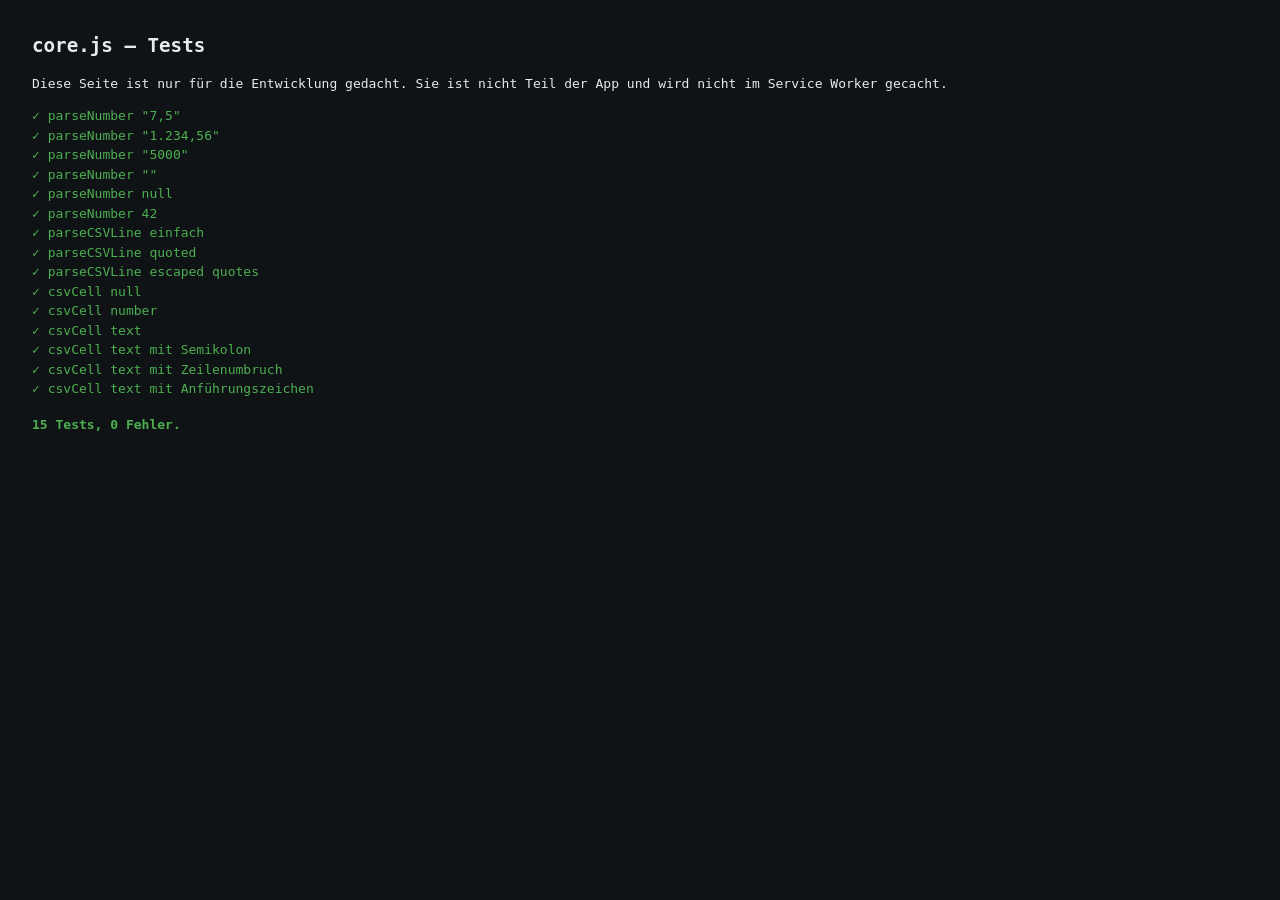
<file: tests.html>
<!DOCTYPE html>
<html lang="de">
<head>
  <meta charset="UTF-8">
  <meta name="viewport" content="width=device-width, initial-scale=1.0">
  <title>ME/CFS Tracker – Tests (nur Entwicklung)</title>
  <style>
    body { font-family: monospace; margin: 2rem; background: #101316; color: #e7eaee; line-height: 1.5; }
    h1 { font-size: 1.2rem; }
    ul { list-style: none; padding: 0; }
    .pass { color: #4caf50; }
    .fail { color: #ff4d4d; }
    .summary { margin-top: 1rem; font-weight: 600; }
  </style>
</head>
<body>
  <h1>core.js – Tests</h1>
  <p>Diese Seite ist nur für die Entwicklung gedacht. Sie ist nicht Teil der App und wird nicht im Service Worker gecacht.</p>
  <ul id="results"></ul>
  <script src="core.js"></script>
  <script>
    (function () {
      'use strict';
      var results = document.getElementById('results');
      var failures = 0;
      var total = 0;

      function check(name, actual, expected) {
        total++;
        var ok = JSON.stringify(actual) === JSON.stringify(expected);
        var li = document.createElement('li');
        if (ok) {
          li.className = 'pass';
          li.textContent = '✓ ' + name;
        } else {
          failures++;
          li.className = 'fail';
          li.textContent = '✗ ' + name + ' — erwartet ' + JSON.stringify(expected) + ', erhalten ' + JSON.stringify(actual);
        }
        results.appendChild(li);
      }

      var pn = MECFS_core.parseNumber;
      var pcs = MECFS_core.parseCSVLine;
      var cell = MECFS_core.csvCell;

      // parseNumber
      check('parseNumber "7,5"', pn('7,5'), 7.5);
      check('parseNumber "1.234,56"', pn('1.234,56'), 1234.56);
      check('parseNumber "5000"', pn('5000'), 5000);
      check('parseNumber ""', pn(''), null);
      check('parseNumber null', pn(null), null);
      check('parseNumber 42', pn(42), 42);

      // parseCSVLine
      check('parseCSVLine einfach', pcs('a;b;c'), ['a', 'b', 'c']);
      check('parseCSVLine quoted', pcs('a;"b;c";d'), ['a', 'b;c', 'd']);
      check('parseCSVLine escaped quotes', pcs('"a""b"'), ['a"b']);

      // csvCell
      check('csvCell null', cell(null), '');
      check('csvCell number', cell(7.5), '7,5');
      check('csvCell text', cell('ok'), 'ok');
      check('csvCell text mit Semikolon', cell('ok;dann'), '"ok;dann"');
      check('csvCell text mit Zeilenumbruch', cell('a\nb'), 'a b');
      check('csvCell text mit Anführungszeichen', cell('a"b'), '"a""b"');

      var summary = document.createElement('p');
      summary.className = 'summary ' + (failures ? 'fail' : 'pass');
      summary.textContent = total + ' Tests, ' + failures + ' Fehler.';
      document.body.insertBefore(summary, results.nextSibling);
    })();
  </script>
</body>
</html>
</file>
<file: style.css>
/* =========================================================
   ME/CFS Symptom-Tracker – style.css
   Reizarmes, barrierefreies Mobile-First Dark-Theme.
   Keine Animationen, kein horizontales Scrollen, kein Framework.
   ========================================================= */

/* ---------- Grundwerte & Farben ---------- */
:root {
  color-scheme: dark;
  --bg: #101316;
  --bg-elevated: #171c21;
  --bg-input: #1f262d;
  --border: #2c343d;
  --text: #e7eaee;
  --text-muted: #9aa4af;
  --accent: #3d6c9e;
  --accent-fg: #ffffff;
  --focus: #8fb8e8;
  --min-target: 44px;
}

.risk-star {
  color: var(--text);
}

/* ---------- Reset ---------- */
* {
  box-sizing: border-box;
}

html {
  -webkit-text-size-adjust: 100%;
  text-size-adjust: 100%;
}

html.font-large {
  font-size: 18px;
}

body {
  margin: 0;
  padding: 0;
  background: var(--bg);
  color: var(--text);
  font-family: -apple-system, BlinkMacSystemFont, "Segoe UI", Roboto, Helvetica, Arial, sans-serif;
  font-size: 16px;
  line-height: 1.45;
  overflow-x: hidden;
  -webkit-font-smoothing: antialiased;
}

/* ---------- Kopfbereich ---------- */
.app-header {
  position: sticky;
  top: 0;
  z-index: 10;
  padding: 0.75rem 1rem;
  background: var(--bg-elevated);
  border-bottom: 1px solid var(--border);
}

.app-title {
  margin: 0;
  font-size: 1.15rem;
  font-weight: 600;
  letter-spacing: 0.02em;
}

.app-date {
  margin: 0.15rem 0 0;
  font-size: 0.85rem;
  color: var(--text-muted);
}

.app-date-picker {
  margin: 0.2rem 0 0;
  background: transparent;
  color: var(--text);
  font-size: 1rem;
  font-family: inherit;
  border: none;
  outline: none;
}

.app-date-picker:focus-visible {
  outline: 2px solid var(--focus);
  outline-offset: 2px;
}

.app-date-picker::-webkit-calendar-picker-indicator {
  filter: invert(1);
  opacity: 0.8;
  cursor: pointer;
}

/* ---------- Hauptbereich ---------- */
.app-main {
  max-width: 560px;
  margin: 0 auto;
  padding: 1rem 0.9rem calc(5.5rem + env(safe-area-inset-bottom, 0px));
}

.view {
  display: none;
}

.view.is-active {
  display: block;
}

.view-title {
  margin: 0 0 0.9rem;
  font-size: 1.35rem;
  font-weight: 600;
}

.view-placeholder {
  color: var(--text-muted);
}

/* ---------- Blöcke (Minimal / Standard / Optional) ---------- */
.block {
  background: var(--bg-elevated);
  border: 1px solid var(--border);
  border-radius: 12px;
  padding: 1rem 0.9rem;
  margin-bottom: 1rem;
}

.block-title {
  margin: 0 0 0.9rem;
  font-size: 1rem;
  font-weight: 600;
  color: var(--text);
}

.block-badge {
  display: inline-block;
  margin-left: 0.4rem;
  padding: 0.1rem 0.5rem;
  font-size: 0.72rem;
  font-weight: 500;
  color: var(--text-muted);
  border: 1px solid var(--border);
  border-radius: 999px;
  vertical-align: middle;
}

/* ---------- Skalen-Gruppen (Radio-Buttons als Taps) ---------- */
.scale-group {
  border: 0;
  margin: 0 0 1rem;
  padding: 0;
}

.scale-group legend {
  padding: 0;
  margin-bottom: 0.5rem;
  font-size: 0.95rem;
  font-weight: 500;
}

.scale-hint {
  color: var(--text-muted);
  font-weight: 400;
  font-size: 0.85rem;
}

.scale-options {
  display: flex;
  gap: 0.5rem;
}

.scale-rows {
  display: flex;
  flex-direction: column;
  gap: 0.5rem;
}

.scale-option {
  flex: 1 1 auto;
  display: flex;
}

.scale-option input[type="radio"] {
  position: absolute;
  opacity: 0;
  width: 1px;
  height: 1px;
  pointer-events: none;
}

.scale-option span {
  display: flex;
  align-items: center;
  justify-content: center;
  width: 100%;
  min-width: var(--min-target);
  min-height: var(--min-target);
  padding: 0.25rem 0.5rem;
  background: var(--bg-input);
  border: 1px solid var(--border);
  border-radius: 10px;
  font-size: 1.05rem;
  font-weight: 500;
  color: var(--text);
  cursor: pointer;
  user-select: none;
}

.scale-option input[type="radio"]:checked + span {
  background: var(--accent);
  border-color: var(--accent);
  color: var(--accent-fg);
  font-weight: 600;
}

.scale-option input[type="radio"]:focus-visible + span {
  outline: 2px solid var(--focus);
  outline-offset: 2px;
}

/* ---------- Text-/Zahlen-Felder ---------- */
.field {
  margin-bottom: 0.9rem;
}

.field:last-child {
  margin-bottom: 0;
}

.field-label {
  display: block;
  margin-bottom: 0.35rem;
  font-size: 0.95rem;
  font-weight: 500;
}

.field-unit {
  color: var(--text-muted);
  font-weight: 400;
  font-size: 0.85rem;
}

.field-input {
  width: 100%;
  min-height: var(--min-target);
  padding: 0.6rem 0.75rem;
  background: var(--bg-input);
  color: var(--text);
  border: 1px solid var(--border);
  border-radius: 10px;
  font-size: 16px;
  font-family: inherit;
}

.field-input::placeholder {
  color: var(--text-muted);
}

.field-input--textarea {
  resize: vertical;
  min-height: 5rem;
}

.field-input:focus-visible {
  outline: 2px solid var(--focus);
  outline-offset: 2px;
  border-color: var(--accent);
}

/* ---------- Speichern-Button ---------- */
.btn-save {
  width: 100%;
  min-height: 52px;
  background: var(--accent);
  color: var(--accent-fg);
  border: 1px solid var(--accent);
  border-radius: 12px;
  font-size: 1.1rem;
  font-weight: 600;
  cursor: pointer;
}

.btn-save:focus-visible {
  outline: 2px solid var(--focus);
  outline-offset: 2px;
}

/* ---------- Import-Status ---------- */
.import-status {
  margin-top: 0.6rem;
  font-size: 0.9rem;
  color: var(--text-muted);
}

/* ---------- Datums-Navigation (Vor/Zurück) ---------- */
.date-nav {
  display: flex;
  align-items: center;
  gap: 0.5rem;
  margin-top: 0.5rem;
}

.date-nav-btn {
  flex: 0 0 44px;
  width: 44px;
  height: 44px;
  display: flex;
  align-items: center;
  justify-content: center;
  background: var(--bg-input);
  color: var(--text);
  border: 1px solid var(--border);
  border-radius: 10px;
  font-size: 1.5rem;
  line-height: 1;
  cursor: pointer;
}

.date-nav-btn:focus-visible {
  outline: 2px solid var(--focus);
  outline-offset: 2px;
}

.date-nav-input {
  flex: 1 1 auto;
  min-width: 0;
  margin: 0;
  background: var(--bg-input);
  color: var(--text);
  font-size: 1rem;
  font-family: inherit;
  border: 1px solid var(--border);
  border-radius: 10px;
  padding: 0.5rem 0.75rem;
}

/* Link als Button (z. B. „In ME.CFS.graph auswerten") */
a.btn-save {
  display: flex;
  align-items: center;
  justify-content: center;
  text-decoration: none;
}

/* ---------- Untere Tab-Leiste ---------- */
.tab-bar {
  position: fixed;
  left: 0;
  right: 0;
  bottom: 0;
  display: flex;
  background: var(--bg-elevated);
  border-top: 1px solid var(--border);
  padding-bottom: env(safe-area-inset-bottom, 0px);
}

.tab {
  flex: 1 1 0;
  min-height: 56px;
  display: flex;
  align-items: center;
  justify-content: center;
  background: transparent;
  color: var(--text-muted);
  border: 0;
  border-top: 3px solid transparent;
  font-size: 0.82rem;
  font-weight: 500;
  cursor: pointer;
}

.tab.is-active {
  color: var(--text);
  border-top-color: var(--accent);
  font-weight: 600;
}

.tab:focus-visible {
  outline: 2px solid var(--focus);
  outline-offset: -2px;
}

/* ---------- PEM-Sub-Tabs (Toggle-Pillen) ---------- */
.pem-tabs {
  display: flex;
  gap: 0.5rem;
  margin-bottom: 1rem;
}

.pem-tab {
  flex: 1;
  min-height: 44px;
  padding: 0.5rem 1rem;
  background: var(--bg-input);
  color: var(--text-muted);
  border: 1px solid var(--border);
  border-radius: 999px;
  font-size: 0.95rem;
  font-weight: 500;
  cursor: pointer;
}

.pem-tab.is-active {
  background: var(--accent);
  border-color: var(--accent);
  color: var(--accent-fg);
  font-weight: 600;
}

.pem-tab:focus-visible {
  outline: 2px solid var(--focus);
  outline-offset: 2px;
}

/* ---------- Barrierefreiheit: reduzierte Bewegung ---------- */
@media (prefers-reduced-motion: reduce) {
  * {
    animation: none !important;
    transition: none !important;
  }
}

/* ---------- Hilfe & Info-Boxen ---------- */
.help-box {
  background: var(--bg-input);
  border: 1px solid var(--border);
  border-radius: 10px;
  margin-bottom: 1rem;
  padding: 0.5rem 0.9rem;
}

.help-summary {
  cursor: pointer;
  font-size: 0.9rem;
  font-weight: 500;
  color: var(--text-muted);
  display: flex;
  align-items: center;
  list-style: none;
}

.help-summary::-webkit-details-marker {
  display: none;
}

.help-summary:focus-visible {
  outline: 2px solid var(--focus);
  outline-offset: 2px;
  border-radius: 4px;
}

.help-content {
  margin-top: 0.75rem;
  padding-top: 0.75rem;
  border-top: 1px dashed var(--border);
  font-size: 0.85rem;
  color: var(--text-muted);
  line-height: 1.5;
}

.help-content p {
  margin: 0 0 0.5rem;
}

.help-content p:last-child {
  margin-bottom: 0;
}

.help-content strong {
  color: var(--text);
  font-weight: 600;
}

/* ---------- Update-Hinweis (Toast) ---------- */
.update-toast {
  position: fixed;
  left: 1rem;
  right: 1rem;
  bottom: calc(4.5rem + env(safe-area-inset-bottom, 0px));
  display: none;
  align-items: center;
  justify-content: space-between;
  gap: 0.75rem;
  padding: 0.75rem 1rem;
  background: var(--bg-elevated);
  border: 1px solid var(--accent);
  border-radius: 12px;
  box-shadow: 0 4px 16px rgba(0, 0, 0, 0.4);
  z-index: 50;
}

.update-toast.is-visible {
  display: flex;
}

.update-toast__text {
  flex: 1;
  font-size: 0.9rem;
  color: var(--text);
}

.update-toast__btn {
  min-height: 40px;
  padding: 0 1rem;
  background: var(--accent);
  color: var(--accent-fg);
  border: 1px solid var(--accent);
  border-radius: 8px;
  font-size: 0.9rem;
  font-weight: 600;
  cursor: pointer;
  white-space: nowrap;
}

.update-toast__close {
  min-width: 40px;
  min-height: 40px;
  background: transparent;
  color: var(--text-muted);
  border: none;
  border-radius: 8px;
  font-size: 1rem;
  cursor: pointer;
}

.update-toast__btn:focus-visible,
.update-toast__close:focus-visible {
  outline: 2px solid var(--focus);
  outline-offset: 2px;
}

/* ---------- Einstellungs-Haken (Checkbox) ---------- */
.toggle-row {
  display: flex;
  align-items: center;
  gap: 0.75rem;
  min-height: 44px;
  cursor: pointer;
}

.toggle-row input[type="checkbox"] {
  width: 22px;
  height: 22px;
  flex-shrink: 0;
  accent-color: var(--accent);
  cursor: pointer;
}

/* ---------- Nur für Screenreader sichtbar ---------- */
.sr-only {
  position: absolute;
  width: 1px;
  height: 1px;
  padding: 0;
  margin: -1px;
  overflow: hidden;
  clip: rect(0, 0, 0, 0);
  white-space: nowrap;
  border: 0;
}

.app-version {
  margin-top: 1.5rem;
  font-size: 0.78rem;
  color: var(--text-muted);
  text-align: center;
}
</file>
